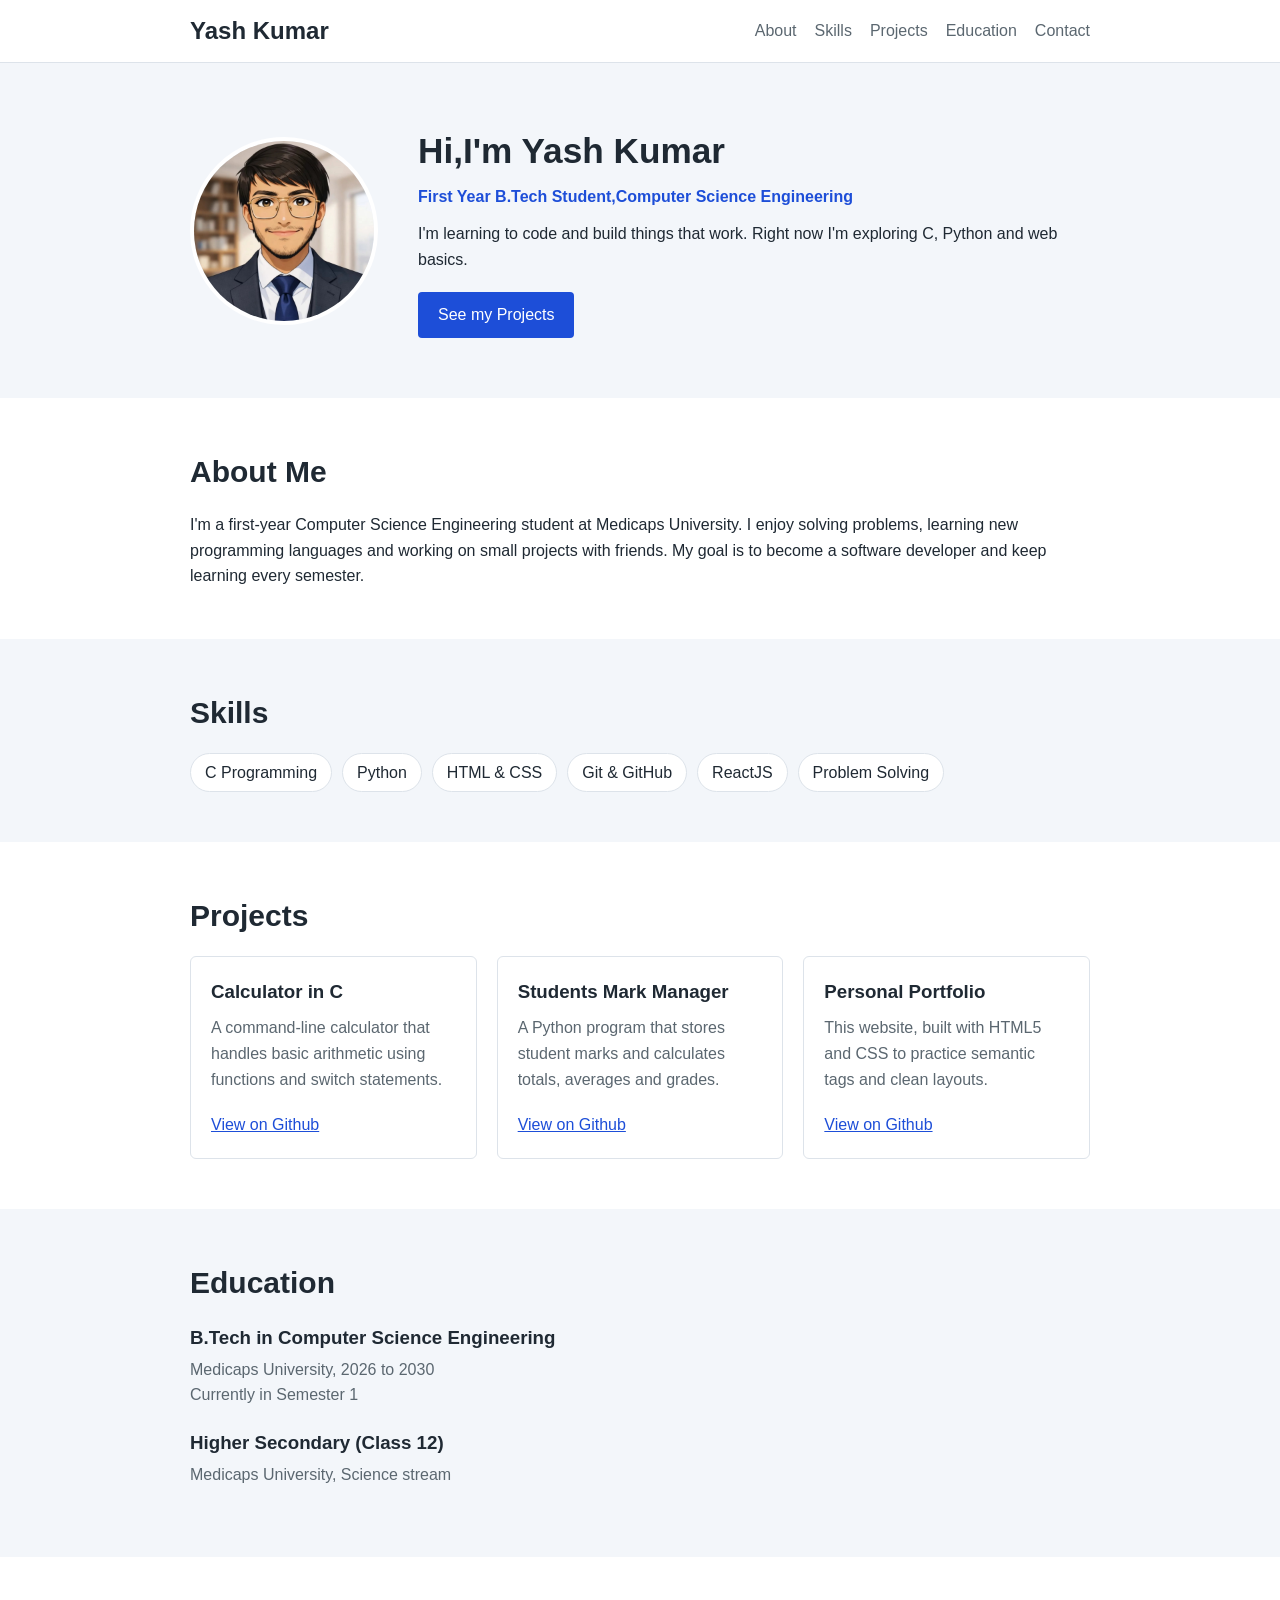
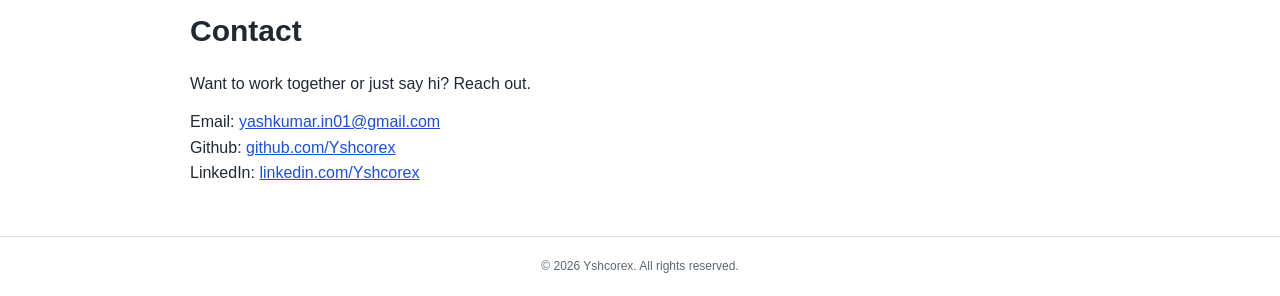
<file: index.html>
<!DOCTYPE html>
<html lang="en">
<head>
    <meta charset="UTF-8">
    <meta name="viewport" content="width=device-width, initial-scale=1.0">
    <title>My Portfolio | Engineer</title>
    <link rel="stylesheet" href="demo.css">
</head>
<body>
    <header class="site-header"> 
        <div class="container header-inner">
          <a href="#home" class="logo">Yash Kumar</a>  
          <nav aria-label="Main navigation">
            <ul class="nav-list">
                <li><a href="#about">About</a></li>
                <li><a href="#skills">Skills</a></li>
                <li><a href="#projects">Projects</a></li>
                <li><a href="#education">Education</a></li>
                <li><a href="#contact">Contact</a></li>
            </ul>
          </nav>
        </div>
    </header>

    <main>
        <!-- Home / Intro -->
         <section id="home" class="hero">
            <div class="container hero-inner">
                <img
                class="profile-img"
                src="character.png"
                width="180" height="180">
                <div class="hero-text">
                    <h1>Hi,I'm Yash Kumar</h1>
                    <p class="subtitle">First Year B.Tech Student,Computer Science Engineering</p>
                    <p>I'm learning to code and build things that work. Right now I'm exploring C, Python and web basics.</p>
                    <a href="#projects" class="btn">See my Projects</a>
                </div>
            </div>
         </section>

         <!--------- About -------->
         <section id="about" class="section">
            <div class="container">
                <h2>About Me</h2>
                <p>  
                    I'm a first-year Computer Science Engineering student at Medicaps University.
                    I enjoy solving problems, learning new programming languages and working on small projects with friends.
                    My goal is to become a software developer and keep learning every semester.
                </p>
            </div>
         </section>

         <!--------- Skills ----------->

         <section id="Skills" class="section section-alt">
            <div class="container">
                <h2>Skills</h2>
                <ul class="skills-list">
                    <li>C Programming</li>
                    <li>Python</li>
                    <li>HTML & CSS</li>
                    <li>Git & GitHub</li>
                    <li>ReactJS</li>
                    <li>Problem Solving</li>
                </ul>
            </div>
         </section>
         
         <!---------- Projects -------->
         <section id="projects" class="section">
            <div class="container">
                <h2>Projects</h2>
                <div class="project-grid">
                
                    <article class="project">
                        <h3>Calculator in C</h3>
                        <p>A command-line calculator that handles basic arithmetic using functions and switch statements.</p>
                        <a href="#">View on Github</a>
                    </article>

                    <article class="project">
                        <h3>Students Mark Manager</h3>
                        <p>A Python program that stores student marks and calculates totals, averages and grades.</p>
                        <a href="#">View on Github</a>
                    </article>

                    <article class="project">
                        <h3>Personal Portfolio</h3>
                        <p>This website, built with HTML5 and CSS to practice semantic tags and clean layouts.</p>
                        <a href="#">View on Github</a>
                    </article>
                </div>
            </div>
         </section>

         <!------ Education ------->
         <section id="education" class="section section-alt">
            <div class="container">
                <h2>Education</h2>
                    <article class="education-item">
                        <h3>B.Tech in Computer Science Engineering</h3>
                        <p>Medicaps University, 2026 to 2030</p>
                        <p>Currently in Semester 1</p>
                    </article>
                    <article class="education-item">
                        <h3>Higher Secondary (Class 12)</h3>
                        <p>Medicaps University, Science stream</p>
                    </article>
            </div>
         </section>

         <!-------- Contact -------->
        <section id="contact" class="section">
            <div class="container">
                <h2>Contact</h2>
                <p>Want to work together or just say hi? Reach out.</p>
                <address>
                    <p>Email: <a href="mailto:yashkumar.in01@gmail.com">yashkumar.in01@gmail.com</a></p>
                    <p>Github: <a href="https://github.com/Yshcorex">github.com/Yshcorex</a></p>
                    <p>LinkedIn: <a href="https://linkedin.com/Yshcorex">linkedin.com/Yshcorex</a> </p> 
                </address>
            </div>
        </section> 
    </main>

    <footer class="site-footer">
        <div class="container">
            <p>&copy; 2026 Yshcorex. All rights reserved.</p>
        </div>
    </footer>
</body>
</html>
</file>
<file: demo.css>
:root{
    --bg: #fff;
    --bg-alt: #f3f6fa;
    --text:#1f2933;
    --muted: #5b6770;
    --accent: #1d4ed8;
    --accent-dark: #1639a6;
    --border: #dde3ea;
}

*{
   margin: 0;
   padding: 0;
}

html{
    scroll-behavior: smooth;
}

body{
    font-family: Arial, Helvetica, sans-serif;
    line-height: 1.6;
    color: var(--text);
}

.container{
    max-width: 900px;
    margin: 0 auto;
    padding: 0 20px;
}
    
a{
    color: var(--accent);
}

.site-header{
    position: sticky;
    top: 0;
    background: var(--bg);
    border-bottom: 1px solid var(--border);
    z-index: 10;
}

.header-inner{
    display: flex;
    justify-content: space-between;
    align-items: center;
    flex-wrap: wrap;
    gap: 8px;
    padding-top: 12px;
    padding-bottom: 12px;
}

.logo {
    text-decoration: none;
    color: var(--text);
    font-size: 24px;
    font-weight: bold;
}

.nav-list{
    display: flex;
    flex-wrap: wrap;
    gap: 18px;
    list-style: none;
}

.nav-list a{
    color: var(--muted);
    text-decoration: none;
}

/* ---------- Hero ----------- */
.hero{
    padding: 60px 0;
    background: var(--bg-alt);
}

.hero-inner{
    display:flex;
    align-items: center;
    gap: 40px
}

.profile-img{
    width: 180px;
    height: 180px;
    border-radius: 50%;
    object-fit: cover;
    border: 4px solid var(--bg);
}

.hero-text h1{
    font-size: 2.2rem;
    margin-bottom: 4px;
}

.subtitle{
    color: var(--accent);
    font-weight: bold;
    margin-bottom: 12px;
}

.btn{
    display: inline-block;
    margin-top: 20px;
    padding: 10px 20px;
    background: var(--accent);
    color: #fff;
    text-decoration: none;
    border-radius: 4px;
}

/* ----------- Section ----------------- */
.section{
    padding: 50px 0;
}

.section-alt{
    background: var(--bg-alt);
}

.section h2{
    font-size: 30px;
    margin-bottom: 16px;
}

/* ----------- Skills --------- */
.skills-list{
    display: flex;
    gap: 10px;
    list-style: none;
}

.skills-list li{
    padding: 6px 14px;
    background: var(--bg);
    border: 1px solid var(--border);
    border-radius: 20px;
}

/* ------------ Projects ---------- */
.project-grid{
    display: grid;
    grid-template-columns: repeat(auto-fit,minmax(240px, 1fr));
    gap: 20px;
}

.project{
    padding: 20px;
    border: 1px solid var(--border);
    border-radius: 6px;
    
}

.project h3{
    margin-bottom: 8px;
}


.project p{
    color: var(--muted);
    margin-bottom: 20px;
}

/* --------- education-item -------- */
.education-item{
    margin-bottom: 20px;
}

.education-item h3{
    margin-bottom: 4px;
}

.education-item p{
    color: var(--muted);
}

/* ------- Contact ---------*/
address{
    margin-top: 12px;
    font-style: normal;
}
/* ----------- Footer -------- */
.site-footer{
    padding: 20px 0;
    text-align: center;
    color: var(--muted);
    border-top: 1px solid var(--border);
    font-size: 12px;
}

/* ---------- Mobile ---------- */
@media (max-width: 640px) {
  .hero-inner {
    flex-direction: column;
    text-align: center;
  }

  .hero-text h1 {
    font-size: 1.8rem;
  }
}
</file>
